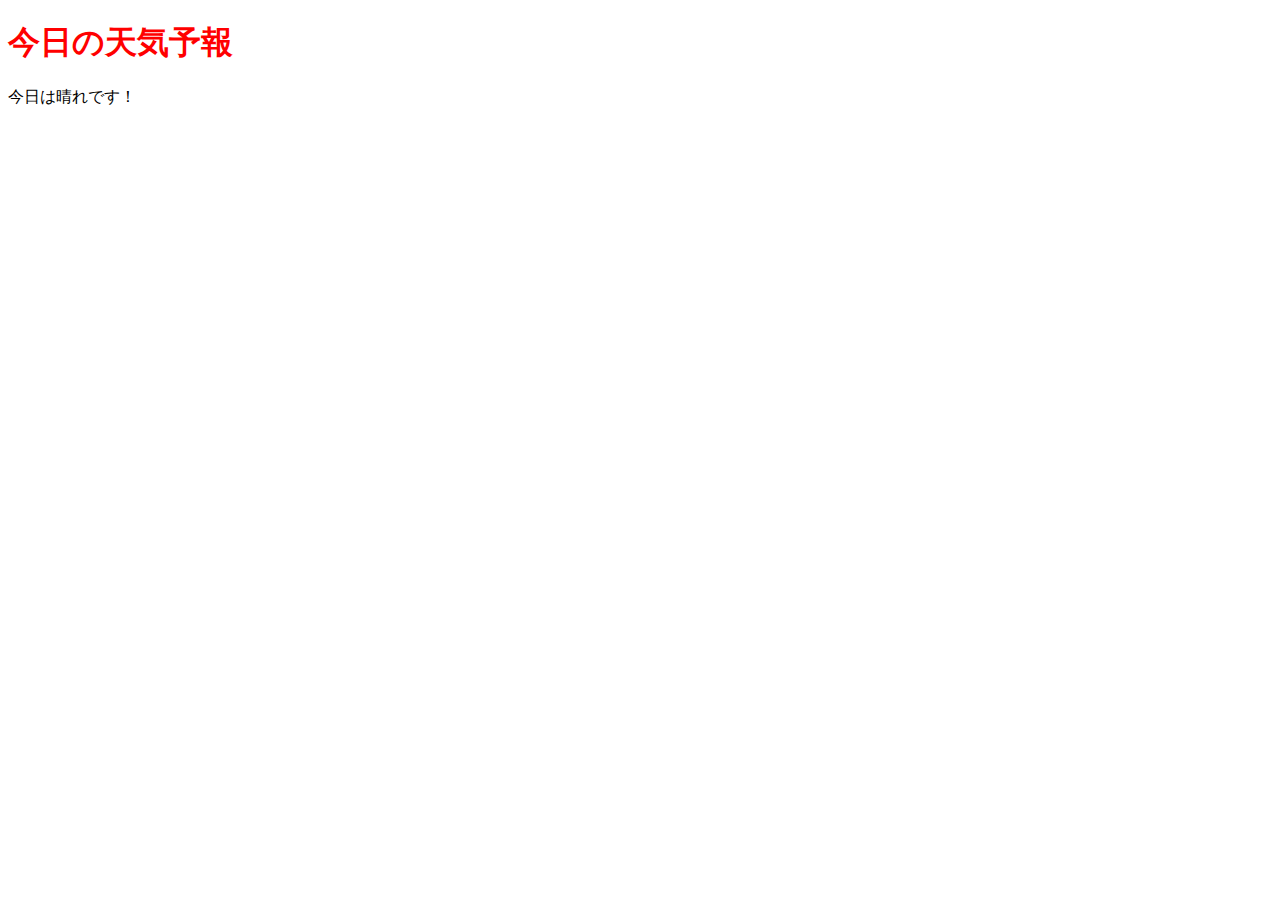
<file: kadai_006/weather.html>
<!DOCTYPE html>
<html lang="ja">
<head>
 <meta charset="UTF-8">
 <title>jQueryの基礎を学ぼう_6章課題</title>
 <link rel="stylesheet" href="weather.css">
</head>
<body>
 <h1 id="target">今日の天気予報</h1>
 <p>今日は晴れです！</p>
 <script src="https://code.jquery.com/jquery-3.6.0.min.js"></script>
 <script src="weather.js"></script>
</body>
</html>
</file>
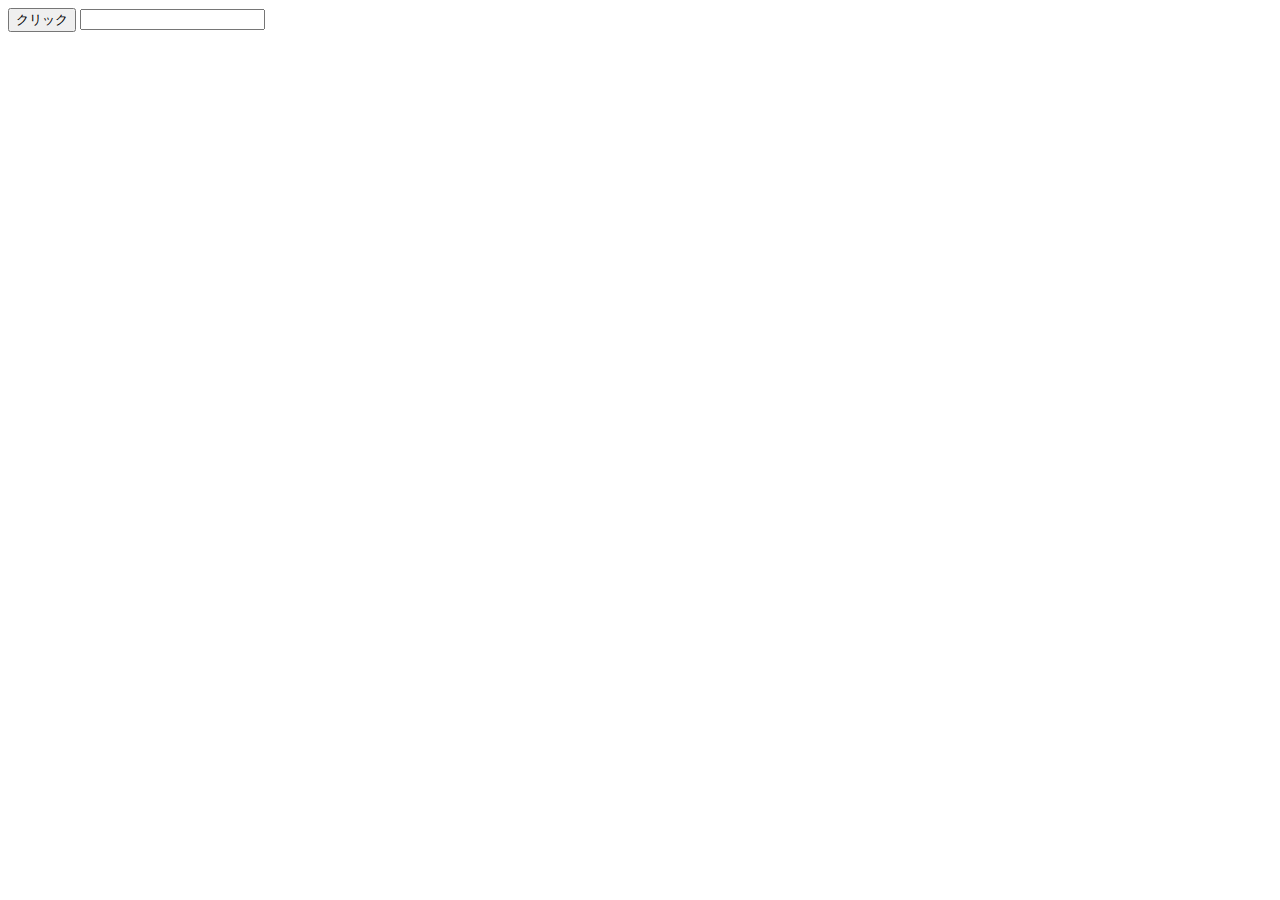
<file: kadai_008/form.html>
<!DOCTYPE html>
<html lang="ja">
<head>
 <meta charset="UTF-8">
 <title>jQueryの基礎を学ぼう_8章課題</title>
</head>
<body>
 <div>
   <button class="btn">クリック</button>
   <input type="text" class="text-box" value="" />
 </div>
<script src="https://code.jquery.com/jquery-3.6.0.min.js"></script>
<script src="form.js"></script>
</body>
</html>
</file>
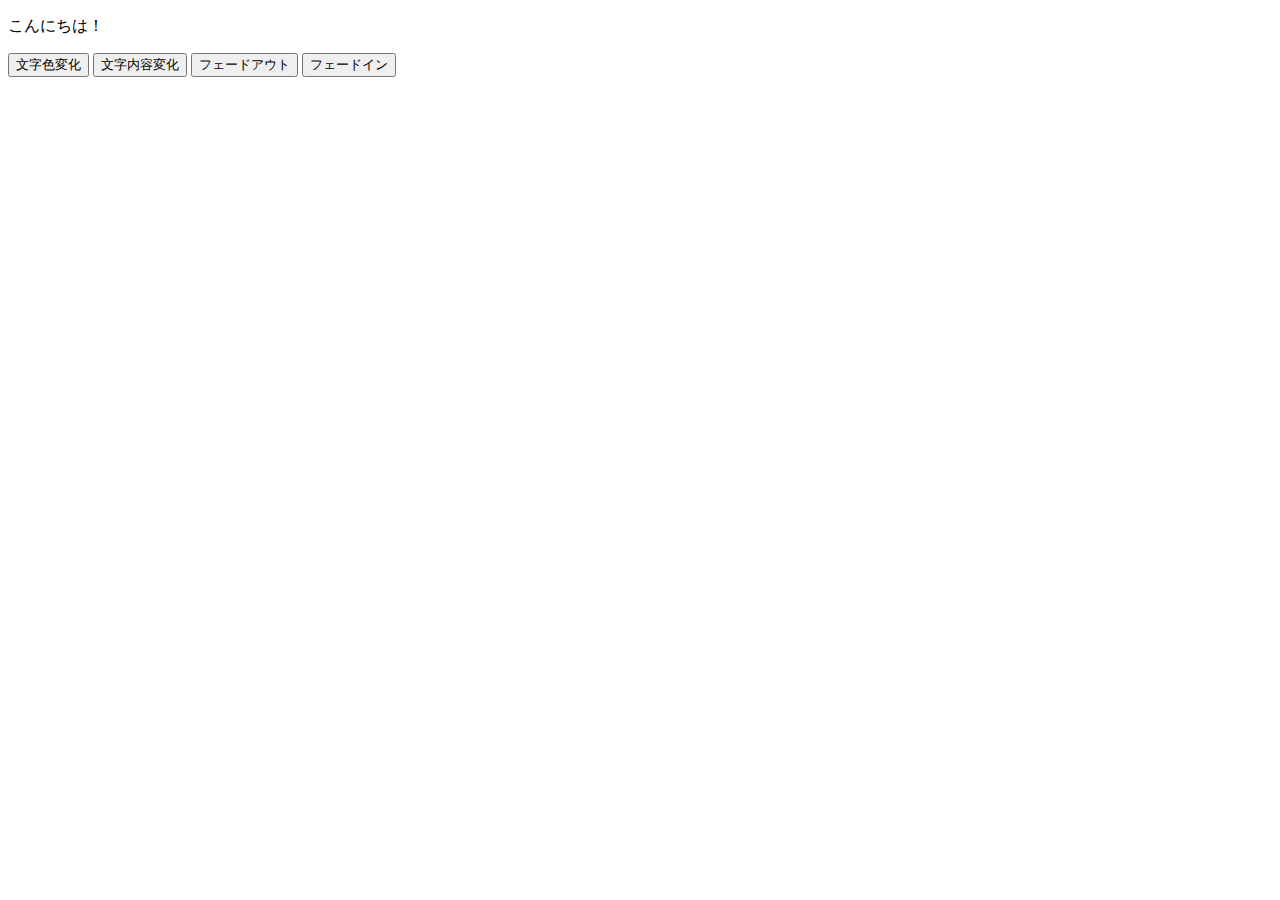
<file: kadai_010/summary.html>
<!DOCTYPE html>
<html lang="ja">
<head>
 <meta charset="UTF-8">
 <title>jQueryの基礎を学ぼう_10章課題</title>
</head>
<body>
 <div>
  <p id="target">こんにちは！</p>
  <button id="change-color">文字色変化</button>
  <button id="change-text">文字内容変化</button>
  <button id="fade-out">フェードアウト</button>
  <button id="fade-in">フェードイン</button>
 </div>
<script src="https://code.jquery.com/jquery-3.6.0.min.js"></script>
<script src="summary.js"></script>
</body>
</html>
</file>
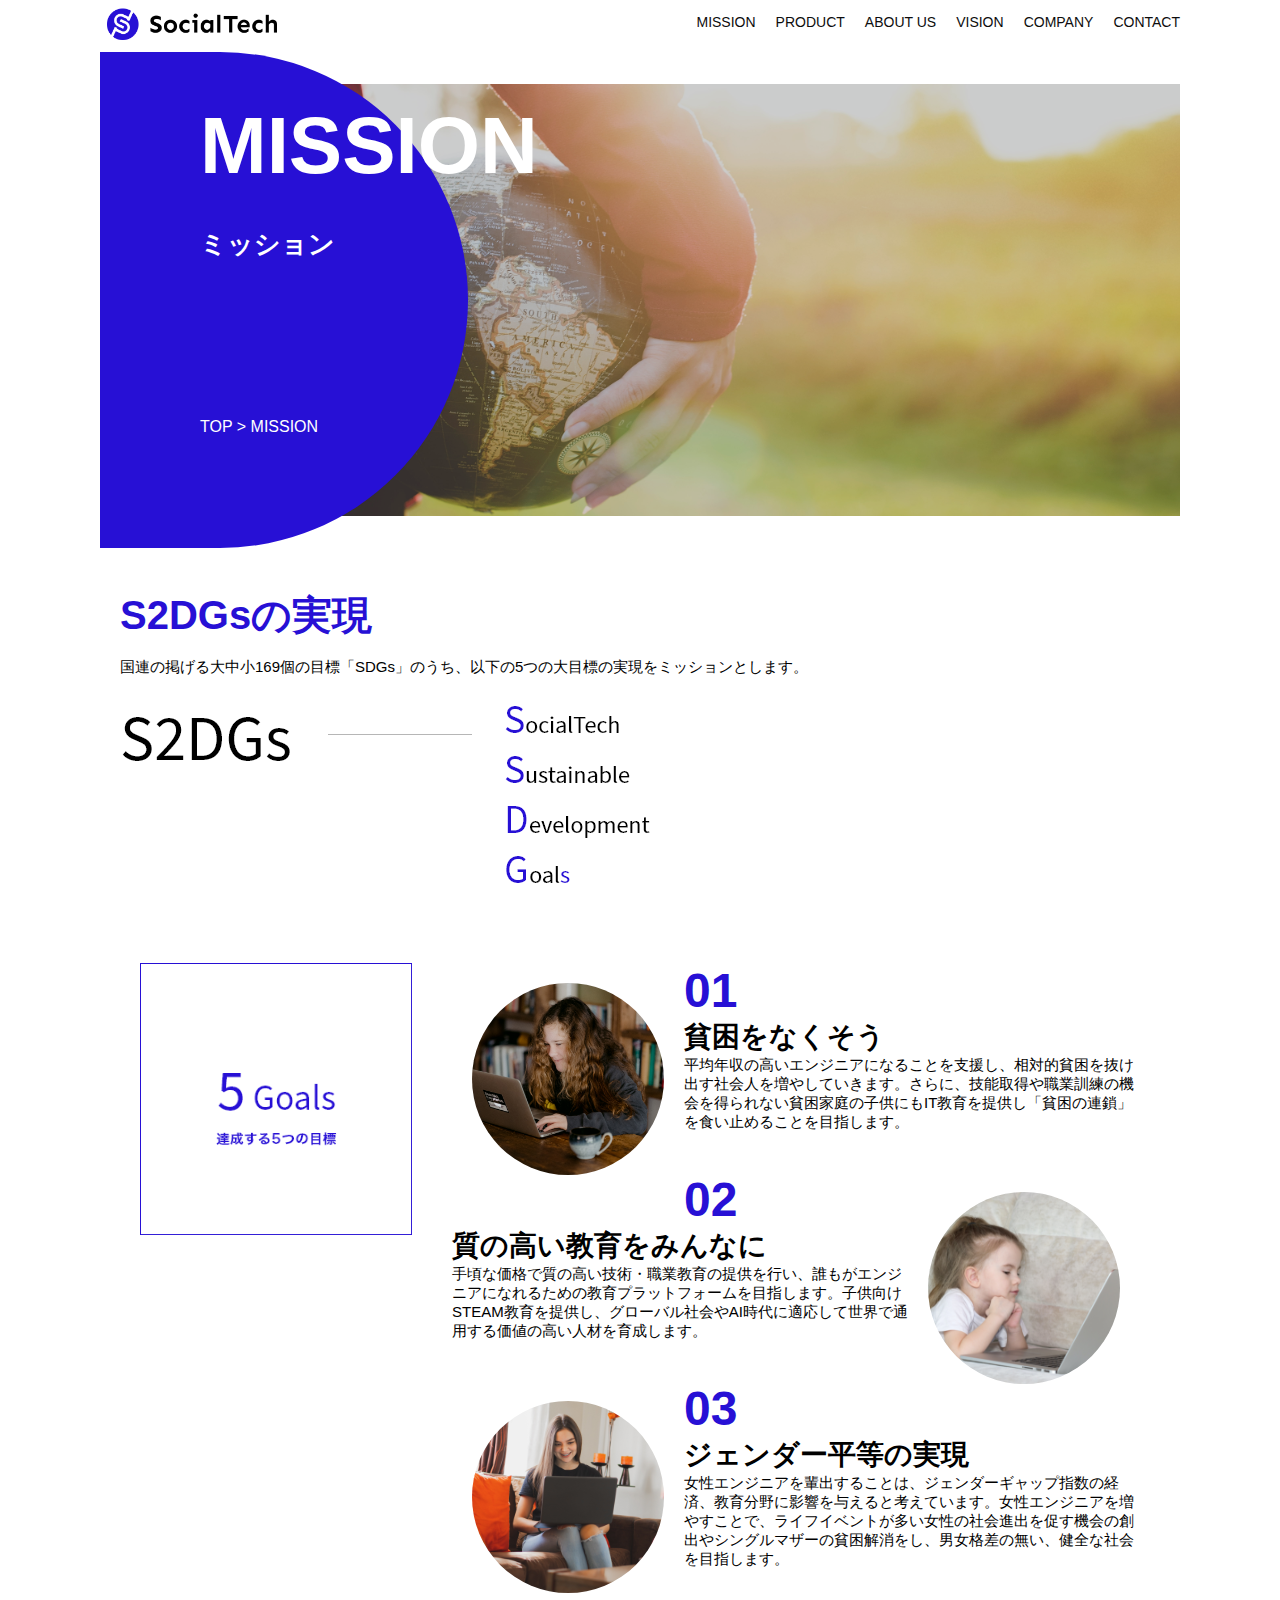
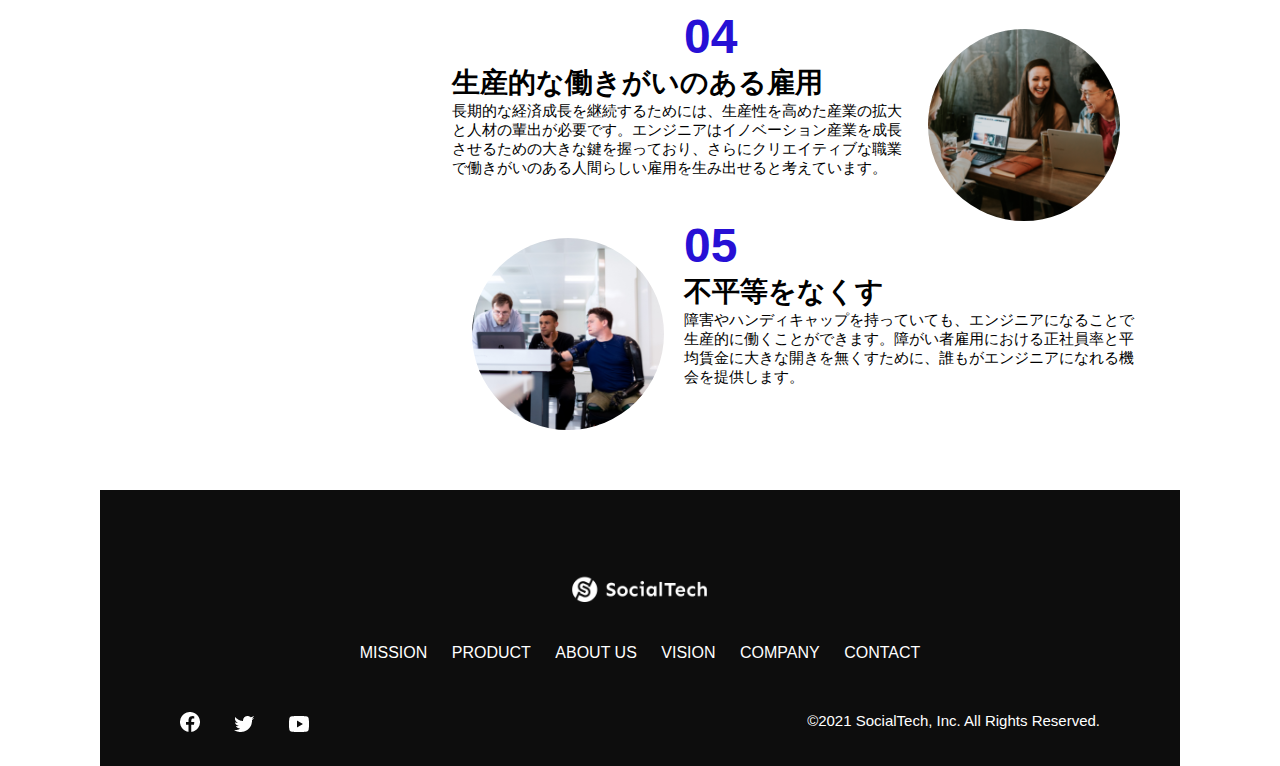
<file: kadai_tutorial_output/mission.html>
<!DOCTYPE html>
<html>
  <head>
    <title>SocialTech - MISSION ミッション -</title>
    <meta charset="utf-8">
    <meta name="description" content="SocialTechが目指す5つの目標 (S2DGs) を紹介します">
    <meta name="viewport" content="width=device-width, initial-scale=1.0">
    <link rel="stylesheet" href="style.css">
  </head>

  <body>
    <!-- ヘッダー -->
    <header>
      <!-- ロゴ -->
      <a href="index.html" id="logo">
        <img src="images/logo.png" alt="トップページに戻る">
      </a>

      <!-- PC用ナビゲーション -->
      <nav id="nav-pc">
        <ul>
          <li><a href="mission.html">MISSION</a></li>
          <li><a href="product.html">PRODUCT</a></li>
          <li><a href="index.html#aboutus">ABOUT US</a></li>
          <li><a href="index.html#vision">VISION</a></li>
          <li><a href="index.html#company">COMPANY</a></li>
          <li><a href="index.html#contact">CONTACT</a></li>
        </ul>
      </nav>

      <!-- スマホ用メニューボタン -->
      <button id="menu-sp" onclick="document.getElementById('nav-sp').style.display = 'block'">
        <img src="images/button-menu.png" alt="ナビゲーションを開く">
      </button>

      <!-- スマホ用ナビゲーション -->
      <div id="nav-sp">
        <button id="close" onclick="document.getElementById('nav-sp').style.display = 'none'">
          <img src="images/button-close.png" alt="ナビゲーションを閉じる">
        </button>

        <nav>
          <ul>
            <li>
              <a id="logo-sp" href="index.html" onclick="document.getElementById('nav-sp').style.display = 'none'"><img src="images/logo-sp.png" alt="トップページに戻る"></a>
            </li>
            <li><a class="menu" href="mission.html" onclick="document.getElementById('nav-sp').style.display = 'none'">MISSION</a></li>
            <li><a class="menu" href="product.html" onclick="document.getElementById('nav-sp').style.display = 'none'">PRODUCT</a></li>
            <li><a class="menu" href="index.html#aboutus" onclick="document.getElementById('nav-sp').style.display = 'none'">ABOUT US</a></li>
            <li><a class="menu" href="index.html#vision" onclick="document.getElementById('nav-sp').style.display = 'none'">VISION</a></li>
            <li><a class="menu" href="index.html#company" onclick="document.getElementById('nav-sp').style.display = 'none'">COMPANY</a></li>
            <li><a class="menu" href="index.html#contact" onclick="document.getElementById('nav-sp').style.display = 'none'">CONTACT</a></li>
          </ul>
        </nav>
        <div id="sns">
          <a href="https://www.facebook.com/sejuku2013">
            <img src="images/button-facebook.png" alt="Facebookのリンク">
          </a>
          <a href="https://twitter.com/samuraijuku">
            <img src="images/button-twitter.png" alt="Twitterのリンク">
          </a>
          <a href="https://www.youtube.com/channel/UCCFOQO5aDK0xXam4cUQXT8g">
            <img src="images/button-youtube.png" alt="YouTubeのリンク">
          </a>
        </div>
      </div>
    </header>

    <main>
      <article>
        <section id="mission-main">
            <div class="mission-main-inner">
                <div id="mission-title">
                    <h1>MISSION<br><span>ミッション</span></h1>
                    <p>TOP > MISSION</p>
                    <!-- 現在開いているページを表示する　現在開いているページがわかるようにするため -->
                </div>
            </div>
        </section>
        <section id="mission-s2dgs">
            <h2 class="mission-h2">S2DGsの実現</h2>
            <p>国連の掲げる大中小169個の目標「SDGs」のうち、以下の5つの大目標の実現をミッションとします。</p>
            <img src="images/mission/mission-s2dgs.png" alt="S2DGs">
        </section>
        <section id="mission-five-goals">
            <div class="five-goals-image">
                <img src="images/mission/mission-5goals.png" alt="5Goals">
            </div>
            <div class="five-goals-read">
                <div>
                    <img class="fivegoals-image-left" src="images/mission/mission-5goals01.png" alt="PCを操作する女の子">
                    <span class="fivegoals-number">01</span>
                    <h3 class="fivegoals-h3">貧困をなくそう</h3>
                    <p class="fivegoals-p">平均年収の高いエンジニアになることを支援し、相対的貧困を抜け出す社会人を増やしていきます。さらに、技能取得や職業訓練の機会を得られない貧困家庭の子供にもIT教育を提供し「貧困の連鎖」を食い止めることを目指します。</p>
                </div>
                <div>
                    <img class="fivegoals-image-right" src="images/mission/mission-5goals02.png" alt="PCを見つめる小さい女の子">
                    <span class="fivegoals-number">02</span>
                    <h3 class="fivegoals-h3">質の高い教育をみんなに</h3>
                    <p class="fivegoals-p">手頃な価格で質の高い技術・職業教育の提供を行い、誰もがエンジニアになれるための教育プラットフォームを目指します。子供向けSTEAM教育を提供し、グローバル社会やAI時代に適応して世界で通用する価値の高い人材を育成します。</p>
                </div>
                <div>
                    <img class="fivegoals-image-left" src="images/mission/mission-5goals03.png" alt="PCを操作する女性">
                    <span class="fivegoals-number">03</span>
                    <h3 class="fivegoals-h3">ジェンダー平等の実現</h3>
                    <p class="fivegoals-p">女性エンジニアを輩出することは、ジェンダーギャップ指数の経済、教育分野に影響を与えると考えています。女性エンジニアを増やすことで、ライフイベントが多い女性の社会進出を促す機会の創出やシングルマザーの貧困解消をし、男女格差の無い、健全な社会を目指します。</p>
                </div>
                <div>
                    <img class="fivegoals-image-right" src="images/mission/mission-5goals04.png" alt="笑顔で話し合う3人の男女">
                    <span class="fivegoals-number">04</span>
                    <h3 class="fivegoals-h3">生産的な働きがいのある雇用</h3>
                    <p class="fivegoals-p">長期的な経済成長を継続するためには、生産性を高めた産業の拡大と人材の輩出が必要です。エンジニアはイノベーション産業を成長させるための大きな鍵を握っており、さらにクリエイティブな職業で働きがいのある人間らしい雇用を生み出せると考えています。</p>
                </div>
                <div>
                    <img class="fivegoals-image-left" src="images/mission/mission-5goals05.png" alt="障害を持つ男性が生き生きと働く様子">
                    <span class="fivegoals-number">05</span>
                    <h3 class="fivegoals-h3">不平等をなくす</h3>
                    <p class="fivegoals-p">障害やハンディキャップを持っていても、エンジニアになることで生産的に働くことができます。障がい者雇用における正社員率と平均賃金に大きな開きを無くすために、誰もがエンジニアになれる機会を提供します。</p>
                </div>
            </div>
        </section>
      </article>
    </main>

    <footer>
      <div id="footer-logo">
        <img src="images/logo-sp.png" alt="SocialTech">
      </div>
      <div id="footer-link">
        <a href="mission.html">MISSION</a>
        <a href="product.html">PRODUCT</a>
        <a href="index.html#aboutus">ABOUT US</a>
        <a href="index.html#vision">VISION</a>
        <a href="index.html#company">COMPANY</a>
        <a href="index.html#contact">CONTACT</a>
      </div>
      <div id="sns-footer">
        <div class="sns-btns">
          <a href="https://www.facebook.com/sejuku2013"><img src="images/button-facebook.png" alt="Facebookのリンク"></a>
          <a href="https://twitter.com/samuraijuku"><img src="images/button-twitter.png" alt="Twitterのリンク"></a>
          <a href="https://www.youtube.com/channel/UCCFOQO5aDK0xXam4cUQXT8g"><img src="images/button-youtube.png" alt="YouTubeのリンク"></a>
        </div>
        <p id="copyright">&copy;2021 SocialTech, Inc. All Rights Reserved.</p>
      </div>
    </footer>

  </body>
</html>
</file>
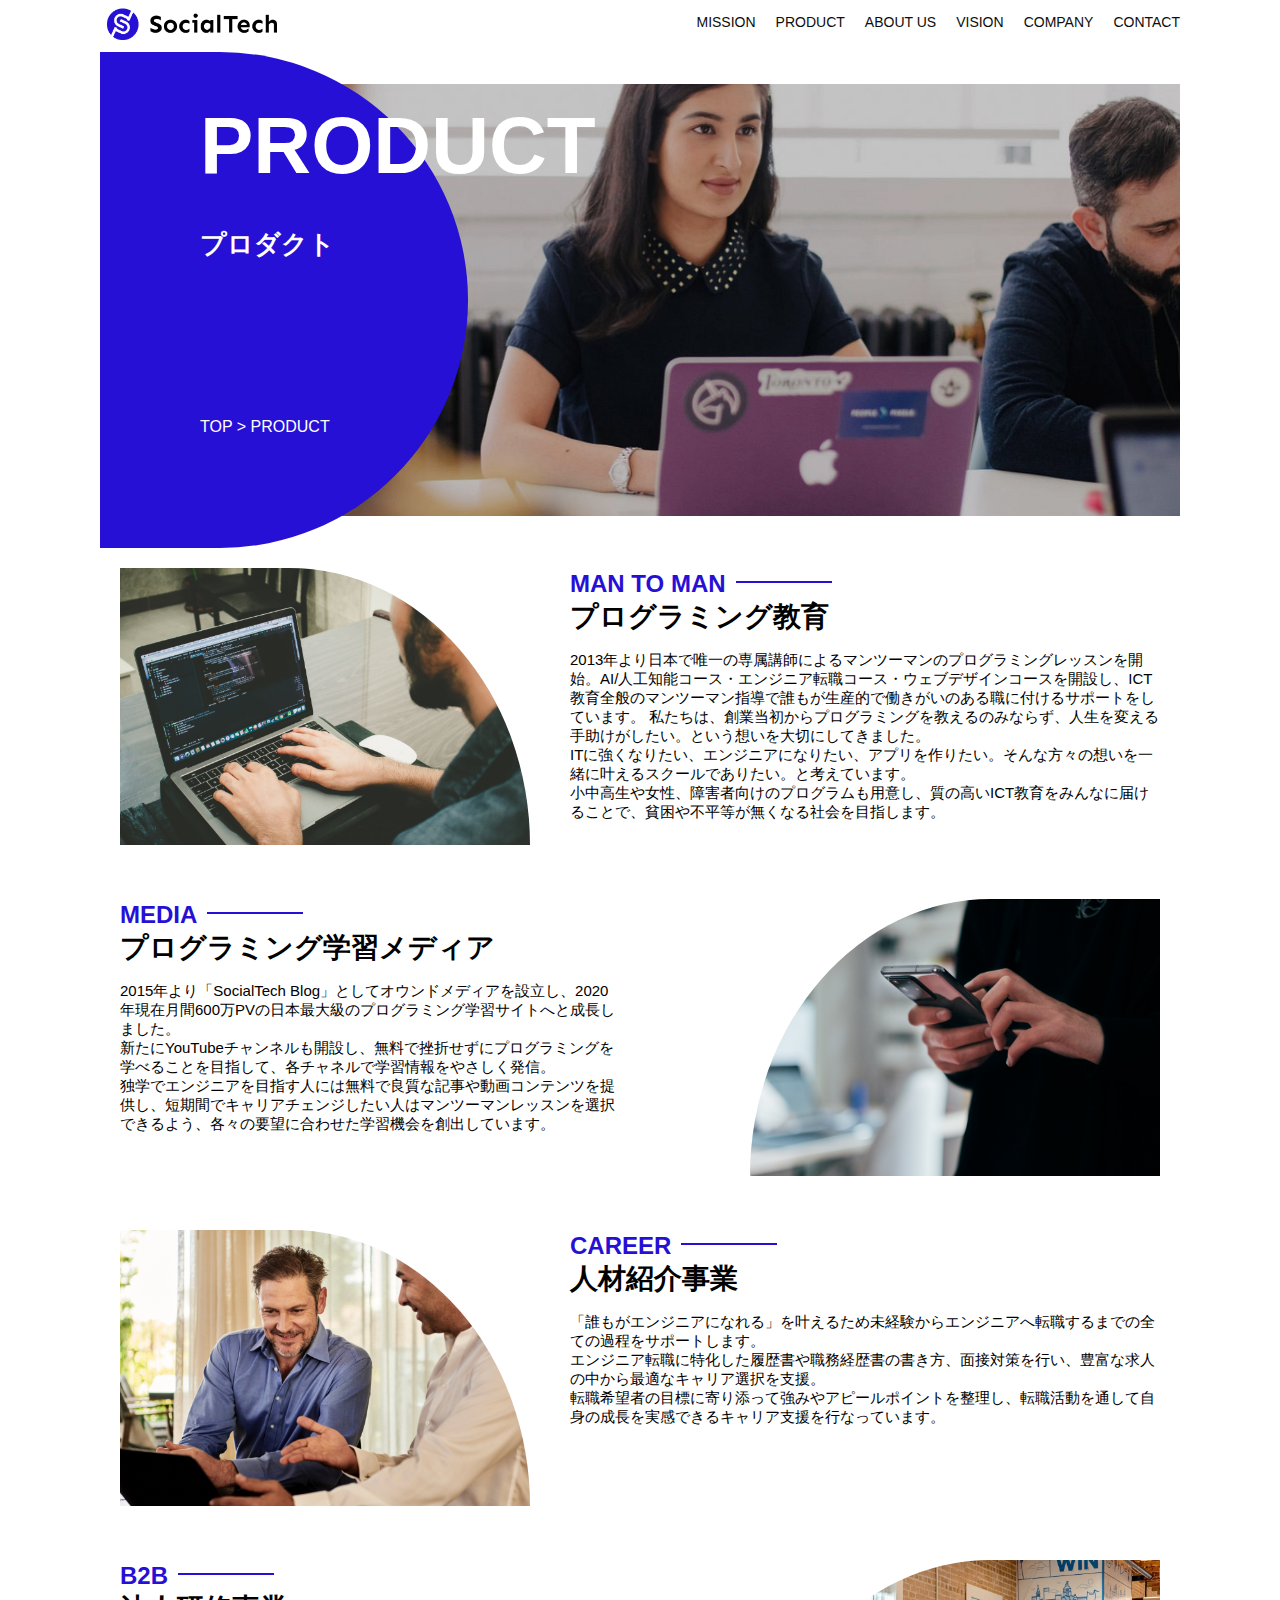
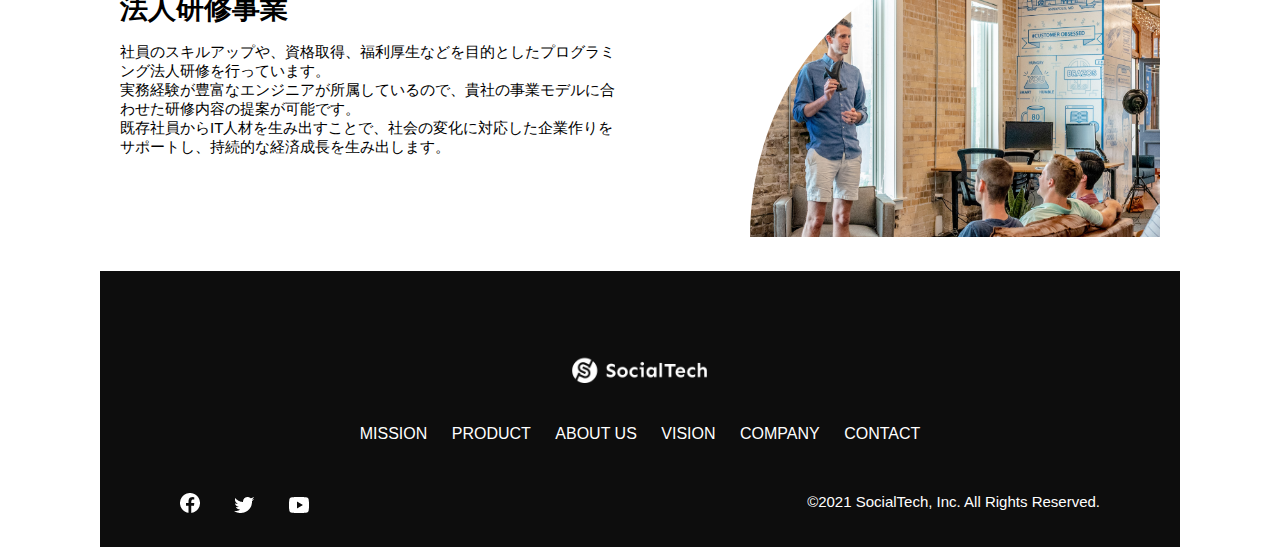
<file: kadai_tutorial_output/product.html>
<!DOCTYPE html>
<html>
  <head>
    <title>SocialTech -PRODUCT プロダクト-</title>
    <meta charset="utf-8">
    <meta name="description" content="SocialTechの4つのプロダクトを紹介します">
    <meta name="viewport" content="width=device-width, initial-scale=1.0">
    <link rel="stylesheet" href="style.css">
  </head>

  <body>
    <!-- ヘッダー -->
    <header>
      <!-- ロゴ -->
      <a href="index.html" id="logo">
        <img src="images/logo.png" alt="トップページに戻る">
      </a>

      <!-- PC用ナビゲーション -->
      <nav id="nav-pc">
        <ul>
          <li><a href="mission.html">MISSION</a></li>
          <li><a href="product.html">PRODUCT</a></li>
          <li><a href="index.html#aboutus">ABOUT US</a></li>
          <li><a href="index.html#vision">VISION</a></li>
          <li><a href="index.html#company">COMPANY</a></li>
          <li><a href="index.html#contact">CONTACT</a></li>
        </ul>
      </nav>

      <!-- スマホ用メニューボタン -->
      <button id="menu-sp" onclick="document.getElementById('nav-sp').style.display = 'block'">
        <img src="images/button-menu.png" alt="ナビゲーションを開く">
      </button>

      <!-- スマホ用ナビゲーション -->
      <div id="nav-sp">
        <button id="close" onclick="document.getElementById('nav-sp').style.display = 'none'">
          <img src="images/button-close.png" alt="ナビゲーションを閉じる">
        </button>

        <nav>
          <ul>
            <li>
              <a id="logo-sp" href="index.html" onclick="document.getElementById('nav-sp').style.display = 'none'"><img src="images/logo-sp.png" alt="トップページに戻る"></a>
            </li>
            <li><a class="menu" href="mission.html" onclick="document.getElementById('nav-sp').style.display = 'none'">MISSION</a></li>
            <li><a class="menu" href="product.html" onclick="document.getElementById('nav-sp').style.display = 'none'">PRODUCT</a></li>
            <li><a class="menu" href="index.html#aboutus" onclick="document.getElementById('nav-sp').style.display = 'none'">ABOUT US</a></li>
            <li><a class="menu" href="index.html#vision" onclick="document.getElementById('nav-sp').style.display = 'none'">VISION</a></li>
            <li><a class="menu" href="index.html#company" onclick="document.getElementById('nav-sp').style.display = 'none'">COMPANY</a></li>
            <li><a class="menu" href="index.html#contact" onclick="document.getElementById('nav-sp').style.display = 'none'">CONTACT</a></li>
          </ul>
        </nav>
        <div id="sns">
          <a href="https://www.facebook.com/sejuku2013">
            <img src="images/button-facebook.png" alt="Facebookのリンク">
          </a>
          <a href="https://twitter.com/samuraijuku">
            <img src="images/button-twitter.png" alt="Twitterのリンク">
          </a>
          <a href="https://www.youtube.com/channel/UCCFOQO5aDK0xXam4cUQXT8g">
            <img src="images/button-youtube.png" alt="YouTubeのリンク">
          </a>
        </div>
      </div>
    </header>

    <main>
      <article>
        <section id="product-main">
            <div class="product-main-inner">
                <div id="product-title">
                    <h1>PRODUCT<br><span>プロダクト</span></h1>
                    <p>TOP > PRODUCT</p>
                </div>
            </div>
        </section>
        <section class="product-section product-section-left">
            <div class="product-section-img">
                <img src="images/product/product-mantoman.png" alt="PCでコードを書く男性">
            </div>
            <div class="product-read">
                <h2 class="product-h2">MAN TO MAN</h2>
                <h3 class="product-h3">プログラミング教育</h3>
                <p>2013年より日本で唯一の専属講師によるマンツーマンのプログラミングレッスンを開始。AI/人工知能コース・エンジニア転職コース・ウェブデザインコースを開設し、ICT教育全般のマンツーマン指導で誰もが生産的で働きがいのある職に付けるサポートをしています。 私たちは、創業当初からプログラミングを教えるのみならず、人生を変える手助けがしたい。という想いを大切にしてきました。<br>ITに強くなりたい、エンジニアになりたい、アプリを作りたい。そんな方々の想いを一緒に叶えるスクールでありたい。と考えています。<br>小中高生や女性、障害者向けのプログラムも用意し、質の高いICT教育をみんなに届けることで、貧困や不平等が無くなる社会を目指します。</p>
           </div>
         </section>
         <section class="product-section product-section-right">
           <div class="product-read">
             <h2 class="product-h2">MEDIA</h2>
             <h3 class="product-h3">プログラミング学習メディア</h3>
             <p>2015年より「SocialTech Blog」としてオウンドメディアを設立し、2020年現在月間600万PVの日本最大級のプログラミング学習サイトへと成長しました。<br>新たにYouTubeチャンネルも開設し、無料で挫折せずにプログラミングを学べることを目指して、各チャネルで学習情報をやさしく発信。<br>独学でエンジニアを目指す人には無料で良質な記事や動画コンテンツを提供し、短期間でキャリアチェンジしたい人はマンツーマンレッスンを選択できるよう、各々の要望に合わせた学習機会を創出しています。</p>
           </div>
           <div class="product-section-img">
             <img src="images/product/product-media.png" alt="スマートフォンを操作する人">
           </div>
         </section>
         <section class="product-section product-section-left">
           <div class="product-section-img">
             <img src="images/product/product-career.png" alt="笑顔で話し合う2人の男性">
           </div>
           <div class="product-read">
             <h2 class="product-h2">CAREER</h2>
             <h3 class="product-h3">人材紹介事業</h3>
             <p>「誰もがエンジニアになれる」を叶えるため未経験からエンジニアへ転職するまでの全ての過程をサポートします。<br>エンジニア転職に特化した履歴書や職務経歴書の書き方、面接対策を行い、豊富な求人の中から最適なキャリア選択を支援。<br>転職希望者の目標に寄り添って強みやアピールポイントを整理し、転職活動を通して自身の成長を実感できるキャリア支援を行なっています。<br></p>
           </div>
         </section>
         <section class="product-section product-section-right">
           <div class="product-read">
             <h2 class="product-h2">B2B</h2>
             <h3 class="product-h3">法人研修事業</h3>
             <p>社員のスキルアップや、資格取得、福利厚生などを目的としたプログラミング法人研修を行っています。<br>実務経験が豊富なエンジニアが所属しているので、貴社の事業モデルに合わせた研修内容の提案が可能です。<br>既存社員からIT人材を生み出すことで、社会の変化に対応した企業作りをサポートし、持続的な経済成長を生み出します。</p>
           </div>
           <div class="product-section-img">
             <img src="images/product/product-b2b.png" alt="講演中の男性とそれを聴く人々">
            </div>
        </section>
      </article>
    </main>
    
    <footer>
      <div id="footer-logo">
        <img src="images/logo-sp.png" alt="SocialTech">
      </div>
      <div id="footer-link">
        <a href="mission.html">MISSION</a>
        <a href="product.html">PRODUCT</a>
        <a href="index.html#aboutus">ABOUT US</a>
        <a href="index.html#vision">VISION</a>
        <a href="index.html#company">COMPANY</a>
        <a href="index.html#contact">CONTACT</a>
      </div>
      <div id="sns-footer">
        <div class="sns-btns">
          <a href="https://www.facebook.com/sejuku2013"><img src="images/button-facebook.png" alt="Facebookのリンク"></a>
          <a href="https://twitter.com/samuraijuku"><img src="images/button-twitter.png" alt="Twitterのリンク"></a>
          <a href="https://www.youtube.com/channel/UCCFOQO5aDK0xXam4cUQXT8g"><img src="images/button-youtube.png" alt="YouTubeのリンク"></a>
        </div>
        <p id="copyright">&copy;2021 SocialTech, Inc. All Rights Reserved.</p>
      </div>
    </footer>
    
  </body>
</html>
</file>
<file: kadai_006/weather.css>
.heading {
    color:#ff0000;
}
</file>
<file: kadai_tutorial_output/style.css>
*{
    box-sizing: border-box;
}
p{
    font-size: 15px;
}
body{
    max-width: 1080px;
    margin: 0 auto 0 auto;
    font-family: "Source Sans Pro", "Hiragino Kaku Gothic ProN", Meiryo, Arial, sans-serif;
}

 /* PC用カルーセル設定 */
.carousel {
    margin: 0 20px 0 20px;
}

.carouselImg {
    width: 100%;

}
header{
    display: flex;
    justify-content: space-between;
}
#nav-pc{
    /* nav-pc入力忘れ */
    font-size: 14px;
}
#nav-pc ul{
    display: flex;
    padding-left: 0;
}
#nav-pc li{
    list-style: none;
}
#nav-pc a{
    text-decoration: none;
    /* リンクの下線をnoneにすることで相殺 */
    margin-left: 20px;
    color: #0d0d0d;
}
#nav-pc a:hover{
    text-decoration: underline;
    /* リンクにマウスが乗っている時だけ下線を表示 */
}
#nav-sp,#menu-sp{
    display: none;
}
#main-visual{
    position: relative;
    /* 上記のプロパティで親要素を相対位置に配置 */
    height: 400px;
}
#main-message{
    position: absolute;
    /* absolute(絶対位置)を指定する際には親要素にrelativeを指定する必要がある */
    top: 0;
    left: 0;
    background-color: #2710d5;
    color: #ffffff;
    border-radius: 0 0 476px 0;
    /* 要素の角に丸みを追加する　左上から時計回り 上記のプロパティなら右下のみ丸くなる*/
    max-width: 620px;
    width: 100%;
    height: 100%;
    z-index: 11;
    /* レイヤーの優先順位を指定　数が大きい方が上にくる */
}
#main-message > h1{
    /* >の入力忘れ */
    font-size: 60px;
    margin: 100px 0 0 50px;
    /* 今回は「調整して」という指示のため、marginの数値を手動で調整してあげる必要があった */
    /* autoを使わず、数値を入力してブラウザ出力で確認しながら行う方法 */
}
#main-message > p{
    font-size: 28px;
    margin: 0 0 0 50px;
}
#main-visual > img{
    /* 画像はid="main-visual"の中にあるので上記のような指定 */
    max-width: 620px;
    border-radius: 476px 0 0 0;
    position: absolute;
    top :0;
    right: 0;
    z-index: 10;
}
h2{
    margin: 20px 0 0 0;
    /* margin-topではなく、marginで上下左右の余白を指定してあげる */
}
h2::after{
    content:url("images/line.png");
    /* コンテンツで追加したいものがフォルダ内にある場合、上記のような書き方をする */
    margin-left: 10px;
}
h3{
    font-size: 27px;
}
#mission{
    margin: 80px auto 80px auto;
    /* 左右をautoにすることで要素が中央寄せになる */
}
#mission-flex{
    display: flex;
}
#mission-flex > div{
    /* mission-flex内のdivに作用 */
    width: 50%;
    margin: 20px;
}
#mission-photo{
    width: 100%;
}
#s2dgs{
    margin: 50px;
    width: 100%;
}
#product{
    background-color: #fafafa;
    margin: 80px 0 80px 0;
    padding: 10px 40px 0px 40px; 
}
#product .product-flex{
    margin-top: 40px;
    display: flex;
}
#product-left{
    width: 50%;
    margin-right: 20px;
}
#product-right{
    width: 50%;
    margin-left: 20px;
    margin-top: 80px;
}
#product-left > div{
    position: relative;
    height: 480px;
    margin-right: 20px;
}
#product-right > div{
    position: relative;
    height: 480px;
    margin-left: 20px;
}
.product-photo{
    width: 100%;
}
.product-explain {
    background-color: #ffffff;
    position: absolute;
    left: 0;
    bottom: 50px;
    margin: 0 40px 0 40px;
    padding: 20px;
    box-shadow: 5px 5px 10px rgba(0, 0, 0, 0.05);
    /* 影の右方向の長さ、下方向の長さ、ぼけ具合、色の順に指定する */
}
  
.product-explain > span {
    color: #2710d5;
    font-weight: bold;
    font-size: 16px;
    margin: 0;
}
.product-explain > h3 {
    margin: 5px 0 5px 0;
}
.product-explain > p {
    font-size: 14px;
    margin: 0;
}
#product-more {
    text-align: center;
}
#product-more a {
    position: relative;
    bottom: -42px;
}
#aboutus{
    margin: 80px auto 80px auto;
}
#aboutus > div{
    display: flex;
}
.culture-img{
    width: 50%;
    align-self: flex-start;
}
.culture-img2{
    margin-top: 50px;
    width: 100%;
}
.culture-table{
    margin-right: 50px;
}
.culture-num{
    font-size: 80px;
    color: #2710d5;
    padding: 0 20px 0 0;
}
.culture-table th{
    text-align: left;
    font-size: 28px;
    font-weight: bold;
}
.culture-en{
    color: #2710d5;
    font-size: 24px;
}
.culture-descripition{
    margin: 0;
}
#vision{
    margin: 80px auto 80px auto;
}
#vision > div{
    display: flex;
    justify-content: space-between;
    flex-wrap: wrap;
}
.vision-box{
    width: 300px;
    height: 300px;
    margin-bottom: 30px;
    position: relative;
}
.vision-box > img{
    width: 100%;
    position: relative;
    z-index: 30;
}
.vision-box > div{
    position: absolute;
    top: 0;
    left: 0;
    z-index: 31;
    margin-right: 20px;
}
.vision-box > div > h4{
    color: #2710d5;
    font-size: 19px;
    margin: 80px 0 0 0;
}
.vision-box > div > h4::first-letter{
    font-size: 40px;
}
.vision-box > div > h5{
    font-size: 20px;
    margin: 0 0 0 0;
}
.vision-box > div > p{
    margin: 10px 0 0 0;
}
#company{
    margin: 80px auto 80px auto;
}
#company-table{
    width: 100%;
}
.tableheader{
    text-align: left;
    padding: 20px;
    border-bottom-color: #2710d5;
    border-bottom-width: 1px;
     /* border-bottom-widthで、線の太さを指定 */
    border-bottom-style: solid;
    width: 100px;
}
.tableheader-first{
    border-top-color: #2710d5;
    border-top-width: 1px;
    border-top-style: solid;
}
.cell{
    padding: 30px;
    border-bottom-color: #ececec;
    border-bottom-width: 1px;
    border-bottom-style: solid;
}
.cell-first{
    border-top-color: #ececec;
    border-top-width: 1px;
    border-top-style: solid;
}
#company > iframe{
    width: 100%;
    height: 368px;
    margin-top: 40px;
}
#contact{
    margin: 80px auto 80px auto;
}
#contact > form > div{
    display: flex;
    flex-direction: row;
    /* 子要素の並び順を左から右に指定(デフォルトだがコードの可読性をたまめるために入力) */
    flex-wrap: wrap;
    /* ブラウザの幅が狭い場合に「個人情報の取り扱い」のdiv要素内の文章を折り返すために指定 */
    padding-bottom: 30px;
}
.contact-heading{
    width: 240px;
    align-self: center;
    /* 縦方向の揃え方を中央揃えに指定 */
}
.contact-label{
    font-weight: bold;
}
.contact-span{
    color: #ce2222;
    margin-left: 20px;
    font-weight: bold;
}
.contact-textbox{
    border-top: 0px;
    border-left: 0px;
    border-right: 0px;
    border-bottom-width: 1px;
    border-bottom-color: #707070;
    border-style: solid;
    background-color: #fafafa;
    width: 400px;
    height: 56px;
}
.contact-textarea{
    border-top: 0px;
    border-left: 0px;
    border-right: 0px;
    border-bottom-width: 1px;
    border-bottom-color: #707070;
    background-color: #fafafa;
    width: 400px;
    height: 200px;
}
  #contact dt{
    font-weight: bold;
}
#contact dd{
    margin: 0 0 16px 0;
}
#contact dd p{
    margin: 0 0 0 0;
}
#contact dd ul{
    padding-left: 0;
}
#contact dd li{
    margin-bottom: 0;
    list-style: none;
    /* リスト表示の最初の「・」をなしに指定 */
}
footer{
    background-color: #0d0d0d;
    text-align: center;
    padding: 80px 80px 30px 80px;
}
#footer-logo{
    margin-bottom: 30px; 
}
#footer-link{
    margin-bottom: 50px;
}
#footer-link > a{
    text-decoration: none;
    margin: 10px;
    color: #ffffff;
}
#footer-link > a:hover{
    text-decoration: underline;
    /* マウスカーソルがリンクの上にある時、下線を表示する */
}
#sns-footer{
    display: flex;
    justify-content: space-between;
    text-align: left;
}
#sns-footer a{
    margin-right: 30px;
}
#copyright{
    color: #ffffff;
    margin: 0;
}
.mission-main-inner{
    background-image: url("images/mission/mission-main.png");
    background-repeat: no-repeat;
    background-position-y: center;
    /* 背景画像のy軸(縦軸)の位置を指定できる　今回の場合はcenterなので縦軸の中央に指定 */
}
#mission-title{
    background-color: #2710d5;
    width: 368px;
    color: #ffffff;
    height: 496px;
    border-radius: 0 248px 248px 0;
    position: relative;
}
#mission-title h1{
    position: absolute;
    top: 0;
    left: 100px;
    font-size: 80px;
    line-height: 1;
}
#mission-title h1 span{
    font-size: 26px;
}
#mission-title > p{
    position: absolute;
    top: 350px;
    left:100px;
    font-size: 16px;
}
#mission-s2dgs{
    padding: 20px;
}
.mission-h2{
    color: #2710d5;
    font-size: 40px;
}
.mission-h2::after{
    content: none;
}
#mission-five-goals{
    padding: 20px;
    display: flex;
}
#mission-five-goals .five-goals-image{
    width: 30%;
    padding: 20px;
}
#mission-five-goals .five-goals-image img{
    width: 100%;
}
#mission-five-goals .five-goals-read{
    width: 70%;
    padding: 20px;
}
#mission-five-goals .five-goals-read > div{
    margin-bottom: 40px;
}
.fivegoals-image-right{
    float: right;
    margin: 20px;
}
.fivegoals-image-left{
    float: left;
    margin: 20px;
}
.fivegoals-number{
    color: #2710d5;
    font-size: 48px;
    font-weight: bold;
    margin: 0;
}
.fivegoals-h3{
    font-size: 28px;
    margin: 0;
}
.fivegoals-p{
    margin: 0;
}
.product-main-inner {
    background-image: url("images/product/product-main.png");
    background-repeat: no-repeat;
    background-position-y: center;
  }
  #product-title {
    background-color: #2710d5;
    width: 368px;
    color: #ffffff;
    height: 496px;
    border-radius: 0 248px 248px 0;
    position: relative;
  }
  #product-title h1 {
    position: absolute;
    top: 0;
    left: 100px;
    font-size: 80px;
    line-height: 1;
  }  
  #product-title h1 span {
    font-size: 26px;
  } 
  #product-title > p {
    position: absolute;
    top: 350px;
    left: 100px;
    font-size: 16px;
  }
  .product-section{
    display: flex;
    padding: 20px 20px 0;
  }
  .product-section .product-section-img{
    width: 450px;
  }
  .product-section-left .product-section-img img{
    width: 100%;
    padding: 0 40px 30px 0;
    border-radius: 0 432px 0 0;
  }
  .product-section-left .product-read{
    width: 50%;
    flex-grow: 1;
  }
  .product-section-left .product-read p {
    margin-bottom: 0;
  }
  .product-section-right{
    justify-content: space-between;
  }
  .product-section-right .product-section-img img{
    width: 100%;
    padding: 0 0 30px 40px;
    border-radius: 432px 0 0 0;
  }
  .product-section-right .product-read{
    width: 500px;
  }
  .product-h2{
    color: #2710d5;
    font-size: 24px;
    margin: 0;
  }
  .product-h3{
    font-size: 28px;
    margin: 0;
  }



@media screen and (max-width: 767px){
    /* スマホ用のスタイルを指定 */
    /* 767ox以下になった時、PC用ナビゲーションを非表示に指定 */

    .carousel{
        margin: 0;
    }
    #nav-pc{
        display: none;
    }
    #menu-sp{
        display: block;
        background-color: transparent;
        padding: 0;
        border: none;
        position: absolute;
        top: 0px;
        right: 0px;
    }
    #nav-sp{
        background-color: #2710d5;
        position: fixed;
        left: 0;
        top: 0;
        width: 100%;
        height: 100%;
        display: none;
        z-index: 100; 
    }
    #close{
        position: absolute;
        top: 20px;
        right: 20px;
        background-color: transparent;
        border: none;
    }
    #nav-sp nav ul{
        padding-left: 0;
    }
    #nav-sp nav li{
        list-style: none;
    }
    #logo-sp{
        margin: 80px 0 30px 20px;
    }
    #nav-sp nav a{
        display: block;
        color: #ffffff;
    }
    #nav-sp nav a{
        text-decoration: underline;
    }
    #nav-sp .menu{
        text-decoration: none;
        margin: 0 20px 0 20px;
        height: 44px;
        font-size: 16px;
        background-image: url("images/arrow.png");
        /* 要素の背景として画像を表示 */
        background-repeat: no-repeat;
        /* 背景のリピート方法(repeat no-repeat)を指定 */
        background-position: right top;
        /* 背景の位置を指定 */
    }
    #sns{
        position: absolute;
        bottom: 20px;
        left: 20px;
    }
    #sns > a{
        margin-right: 30px;
    }
    #main-visual{
        position: relative;
        height: 470px;
    }
    #main-visual > div{
        text-align: center;
        height: 280px;
    }
    #main-visual h1{
        font-size: 28px;
        margin: 90px 0 0 0;
    }
    #main-visual > div > p{
        margin: 0;
        font-size: 15px;
    }
    #main-visual > img{
        width: 100%;
        border-radius: 476px 0 0 0;
        /* 画像の左上角を丸く指定 */
        top: auto;
        bottom: 0;
    }
    h2{
        margin: 15px 0 15px 0;
    }
    h3{
        font-size: 24px;
        margin: 10px 0 0 0;
    }
    #mission{
        margin: 20px 0 20px 0;
        padding: 0 20px 0 20px;
    }
    #mission-flex{
        flex-direction: column;
        /* フレックスコンテナの配置方法を縦方向に指定 */
    }
    #mission-flex > div{
        width: 100%;
        margin: 0;
    }
    #mission-flex > div > img{
        margin: 0;
    }
    #product{
        margin: 0;
        padding: 10px 20px 0 20px;
    }
    #product .product-flex{
        flex-direction: column;
        margin-top: 0;
    }
    #product-left, #product-right{
        width: 100%;
        margin: 0;
    }
    #product-left > div, #product-right > div{
        height: auto;
        margin: 0;
    }
    .product-explain{
        position: relative;
        margin: 0;
    }
    .product-explain > h3{
        margin: 10px 0 10px 0;
        font-size: 24px;
    }
    #product-more{
        text-align: left;
    }
    #aboutus{
        margin: 80px 20px 80px 20px;
    }
    #aboutus > div{
        flex-direction: column;
    }
    .culture-table th{
        font-size: 16px;
    }
    .culture-table{
        margin-right: 0;
        padding-right: 20px;
        order: 2;
        /* 並び順を指定 */
    }
    .culture-img{
        width: 100%;
        order: 1;
    }
    .culture-img2{
        margin-top: 0;
    }
    .culture-num{
        padding: 0;
    }
    .culture-descripition{
        margin: 0;
    }
    #vision{
        margin: 80px 20px 80px 20px;
    }
    #vision-box > img{
        position: absolute;
        top: 0;
        left: 0;
    }
    .vision-box > div > h4{
        margin: 60px 0 0 0;
    }
    #company{
        margin: 0 20px 0 20px;
    }
    #company > h3{
        margin-bottom: 20px;
    }
    .tableheader{
        width: 50px;
    }
    .cell{
        padding: 20px;
    }
    #company > iframe{
        height: 240px;
    }
    #contact{
        margin: 80px 20px 80px 20px;
    }
    #contact > h3{
        margin-bottom: 20px;
    }
    #contact > form > div{
        flex-direction: column;
        margin-bottom: 20px;
    }
    .contact-heading{
        align-self: auto;
        /* flexアイテムの配置を個別に指定 autoなら親要素のalign-itemの指定に従う */
        margin-bottom: 20px;
    }
    .contact-textbox{
        min-width: 300px;
        width: 100%;
    }
    .contact-textarea{
        height: 150px;
        width: 100%;
    }
    .radiobutton{
        margin-bottom: 20px;
    }
    footer{
        padding: 30px 0px 50px 20px;
        text-align: left;
    }
    #footer-link > a{
        margin: 0 20px 30px 0;
        display: block;
        background-image: url(images/arrow.png);
        /* 背景の画像を指定 */
        background-repeat: no-repeat;
        background-position: right top;
        /* 背景の位置を右上に指定 */
    }
    #footer-link > a:hover{
        text-decoration: underline;
    }
    #sns-footer{
        flex-direction: column;
        justify-content: flex-start;
        /* 子要素の配置を上端に揃える */
    }
    #copyright{
        font-size: 12px;
        margin-top: 30px;
    }
    #mission-main{
        height: 256px;
        margin-top: 4%;
        position: relative;
    }
    .mission-main-inner{
        height: 80%;
        background-size: cover;
        /* 背景画像の幅と高さを指定　見切れた余白などをなくすため */
    }
    #mission-title{
        width: 136px;
        height: 256px;
        position: absolute;
        top: -10%;
    }
    #mission-title h1{
        left: 20px;
        font-size: 40px;
    }
    #mission-title h1 span{
        font-size: 18px;
    }
    #mission-title > p{
        top: 180px;
        left:20px;
        font-size: 13px;
    }
    .mission-h2{
        font-size: 38px;
        margin: 0;
    }
    .mission-h2::after{
        content: none;
    }
    #mission-s2dgs > img{
        width: 100%;
    }
    #mission-five-goals{
        flex-direction: column;
    }
    #mission-five-goals > div{
        padding: 0;
    }
    #mission-five-goals .five-goals-image, #mission-five-goals .five-goals-read{
        width: 100%;
        padding: 0;
    }
    #mission-five-goals .five-goals-read > div{
        display: flex;
        flex-direction: column;
    }
    .fivegoals-image-right, .fivegoals-image-left{
        align-self: center;
    }
    #product-main{
        height: 256px;
        margin-top: 4%;
        position: relative;
    }
    .product-main-inner{
        height: 80%;
        background-size: cover;
    }
    #product-title{
        width: 136px;
        height: 256px;
        position: absolute;
        top: -10%;
    }
    #product-title h1{
        left: 20px;
        font-size: 40px;
    }
    #product-title h1 span{
        font-size: 18px;
    }
    #product-title > p{
        top: 180px;
        left: 20px;
        font-size: 13px;
    }
    .product-section{
        flex-direction: column;
    }
    .product-section .product-section-img {
        width: 100%;
      }
    .product-section .product-section-img img{
        width: 100%;
        padding: 0;
    }
    .product-section-left .product-section-img img{
        border-radius: 0 300px 0 0;
    }
    .product-section-left .product-read{
        width: 100%;
        flex-grow: 1;
    }
    .product-section-right .product-section-img img{
        order: 1;
        /* orderを指定する際は、親要素をdisplay:flex;でFlexBox化する必要がある */
        border-radius: 300px 0 0 0;
    }
    .product-section-right .product-read{
        order: 2;
        width: 100%;
    }
}
</file>
